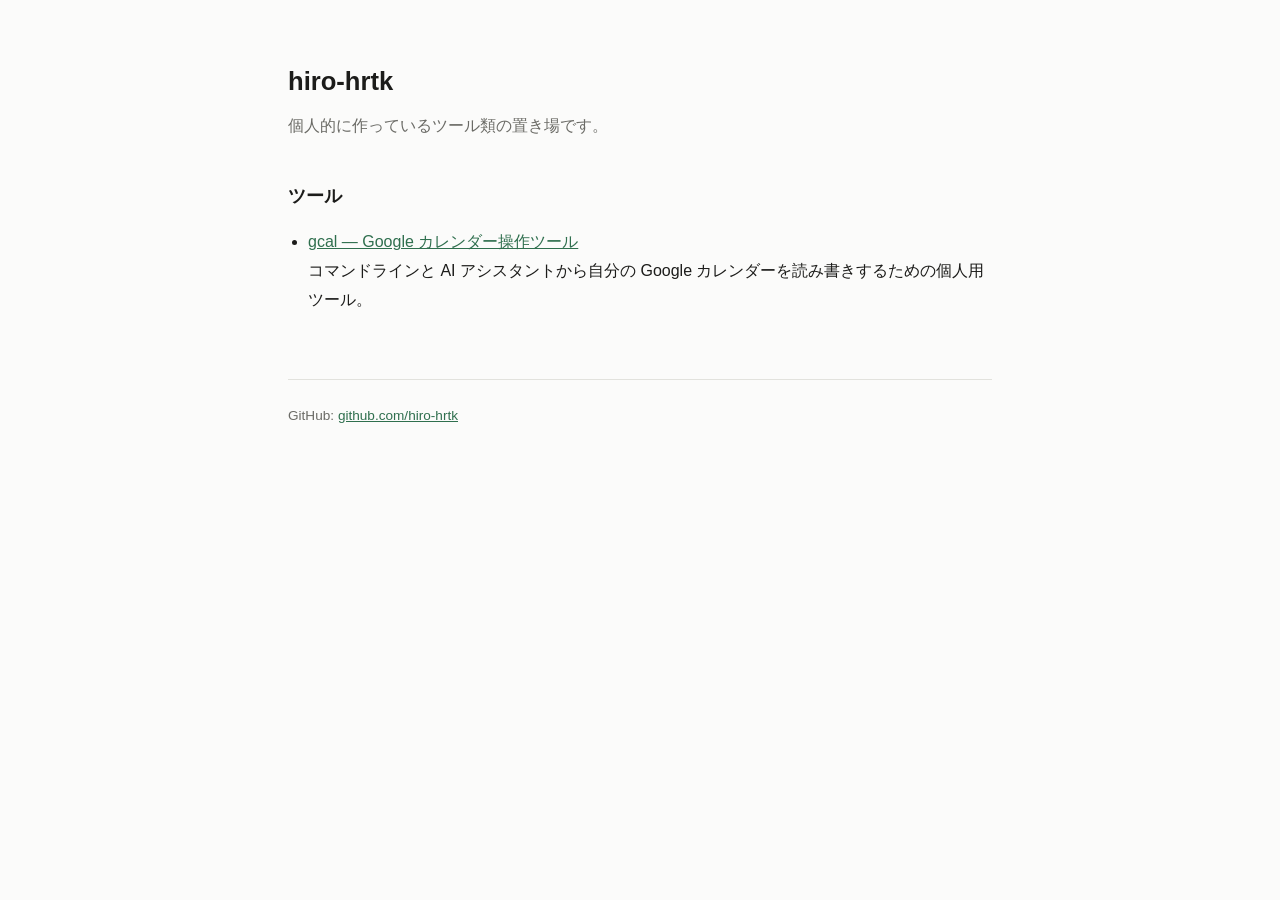
<file: index.html>
<!doctype html>
<html lang="ja">
<head>
<meta charset="utf-8">
<meta name="viewport" content="width=device-width, initial-scale=1">
<meta name="google-site-verification" content="k96rkiOKWEDneDjO9A2AlK-hBG1rHcN4bdsOVh7U-Qk" />
<title>hiro-hrtk</title>
<link rel="stylesheet" href="/style.css">
</head>
<body>
<main>
  <h1>hiro-hrtk</h1>
  <p class="lead">個人的に作っているツール類の置き場です。</p>

  <h2>ツール</h2>
  <ul>
    <li><a href="/gcal/">gcal — Google カレンダー操作ツール</a><br>
      コマンドラインと AI アシスタントから自分の Google カレンダーを読み書きするための個人用ツール。</li>
  </ul>

  <p class="meta">GitHub: <a href="https://github.com/hiro-hrtk">github.com/hiro-hrtk</a></p>
</main>
</body>
</html>
</file>
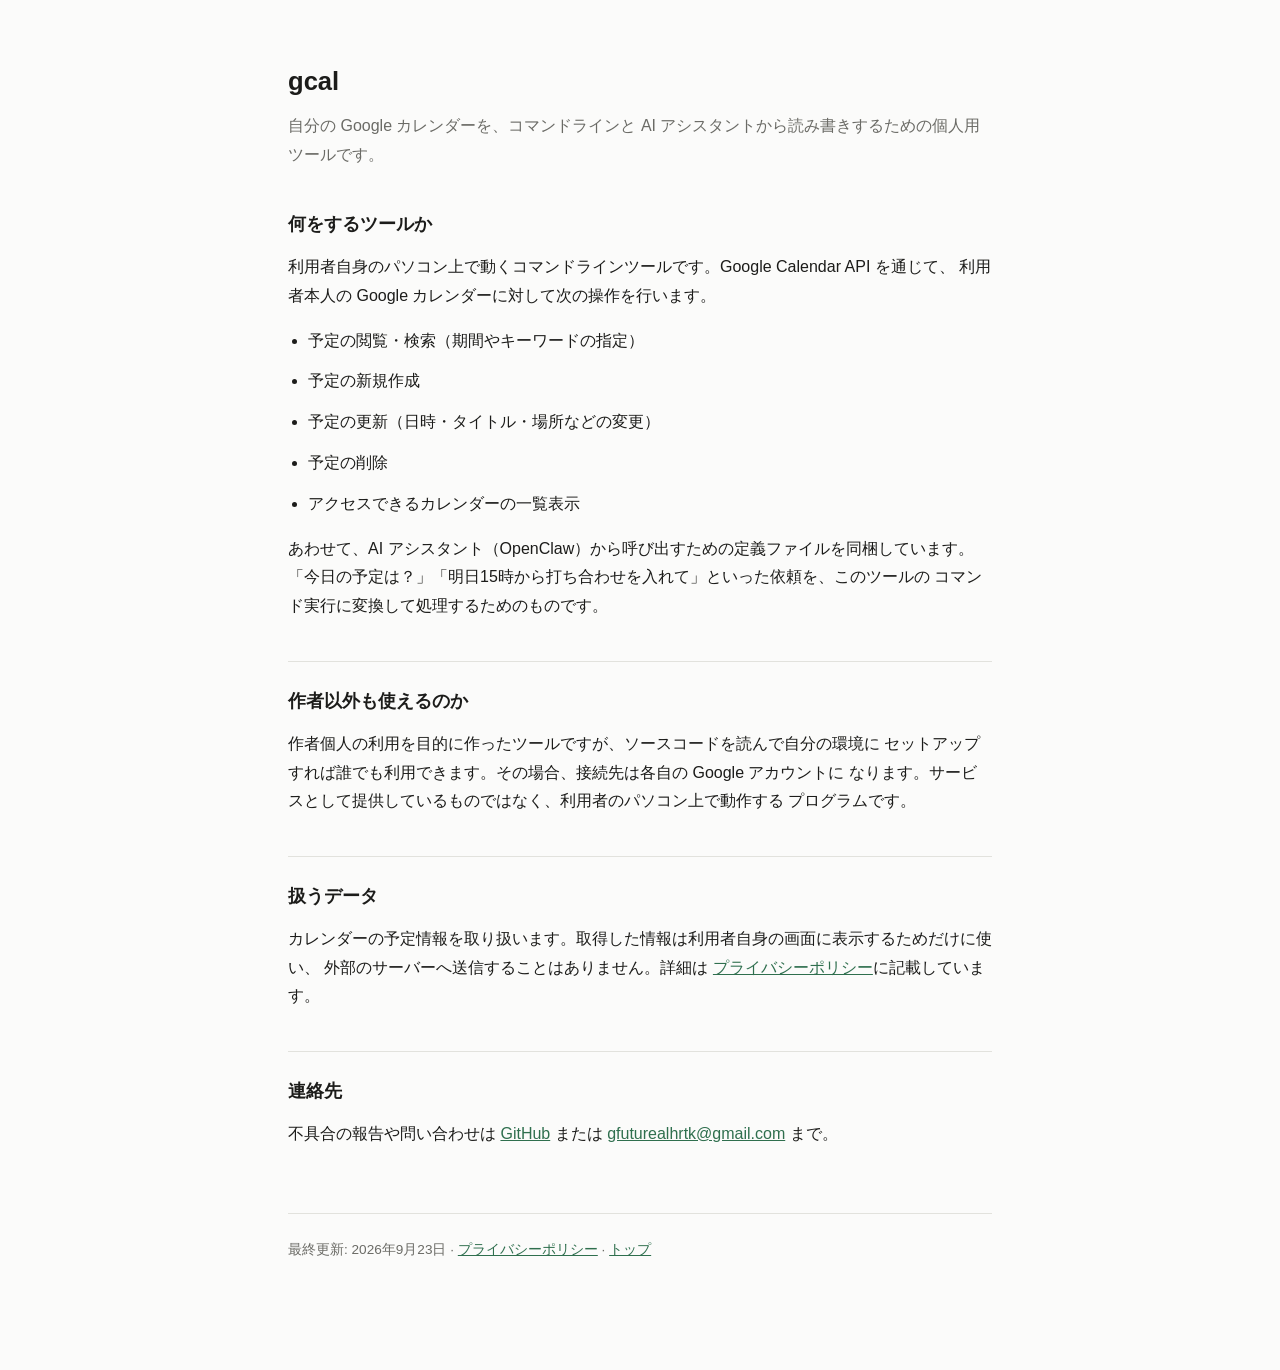
<file: gcal/index.html>
<!doctype html>
<html lang="ja">
<head>
<meta charset="utf-8">
<meta name="viewport" content="width=device-width, initial-scale=1">
<title>gcal — Google カレンダー操作ツール</title>
<link rel="stylesheet" href="/style.css">
</head>
<body>
<main>
  <h1>gcal</h1>
  <p class="lead">自分の Google カレンダーを、コマンドラインと AI アシスタントから読み書きするための個人用ツールです。</p>

  <h2>何をするツールか</h2>
  <p>
    利用者自身のパソコン上で動くコマンドラインツールです。Google Calendar API を通じて、
    利用者本人の Google カレンダーに対して次の操作を行います。
  </p>
  <ul>
    <li>予定の閲覧・検索（期間やキーワードの指定）</li>
    <li>予定の新規作成</li>
    <li>予定の更新（日時・タイトル・場所などの変更）</li>
    <li>予定の削除</li>
    <li>アクセスできるカレンダーの一覧表示</li>
  </ul>
  <p>
    あわせて、AI アシスタント（OpenClaw）から呼び出すための定義ファイルを同梱しています。
    「今日の予定は？」「明日15時から打ち合わせを入れて」といった依頼を、このツールの
    コマンド実行に変換して処理するためのものです。
  </p>

  <h2>作者以外も使えるのか</h2>
  <p>
    作者個人の利用を目的に作ったツールですが、ソースコードを読んで自分の環境に
    セットアップすれば誰でも利用できます。その場合、接続先は各自の Google アカウントに
    なります。サービスとして提供しているものではなく、利用者のパソコン上で動作する
    プログラムです。
  </p>

  <h2>扱うデータ</h2>
  <p>
    カレンダーの予定情報を取り扱います。取得した情報は利用者自身の画面に表示するためだけに使い、
    外部のサーバーへ送信することはありません。詳細は
    <a href="/gcal/privacy.html">プライバシーポリシー</a>に記載しています。
  </p>

  <h2>連絡先</h2>
  <p>
    不具合の報告や問い合わせは
    <a href="https://github.com/hiro-hrtk">GitHub</a>
    または <a href="mailto:gfuturealhrtk@gmail.com">gfuturealhrtk@gmail.com</a> まで。
  </p>

  <p class="meta">
    最終更新: 2026年9月23日 ·
    <a href="/gcal/privacy.html">プライバシーポリシー</a> ·
    <a href="/">トップ</a>
  </p>
</main>
</body>
</html>
</file>
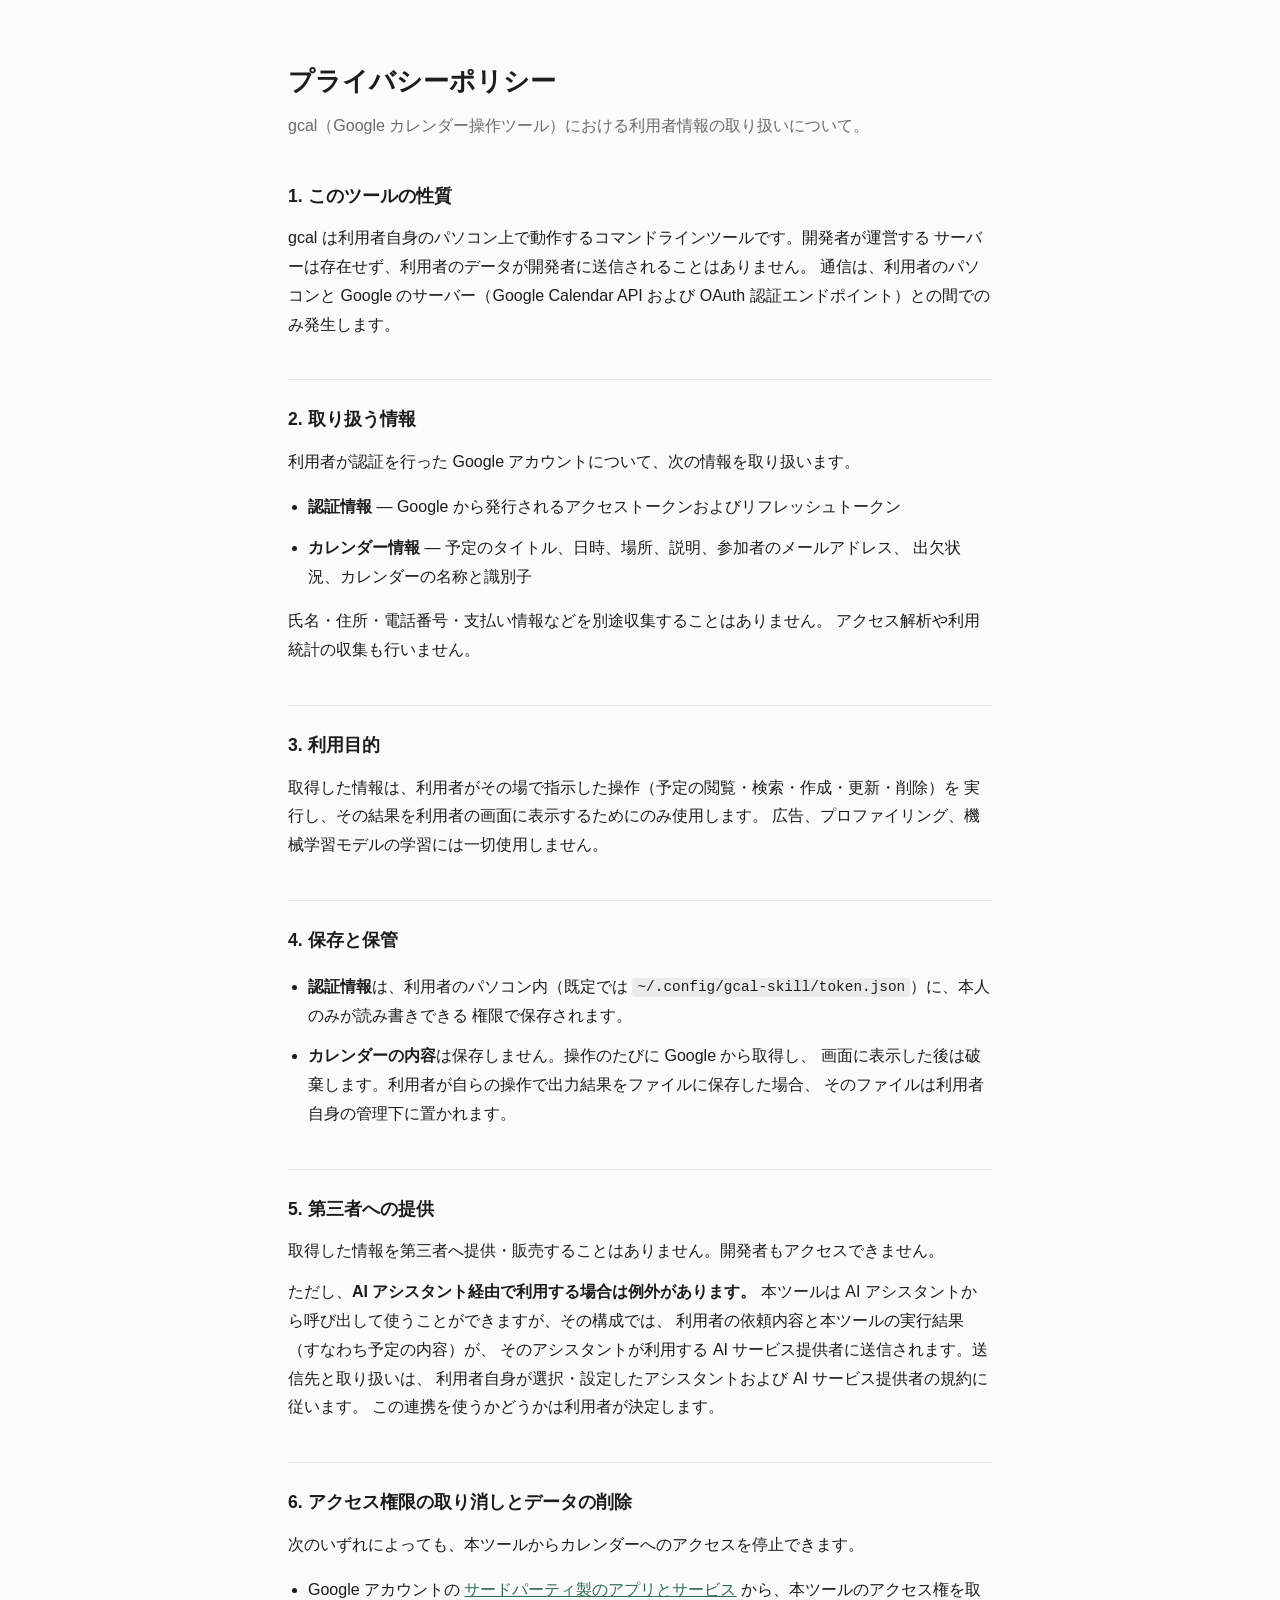
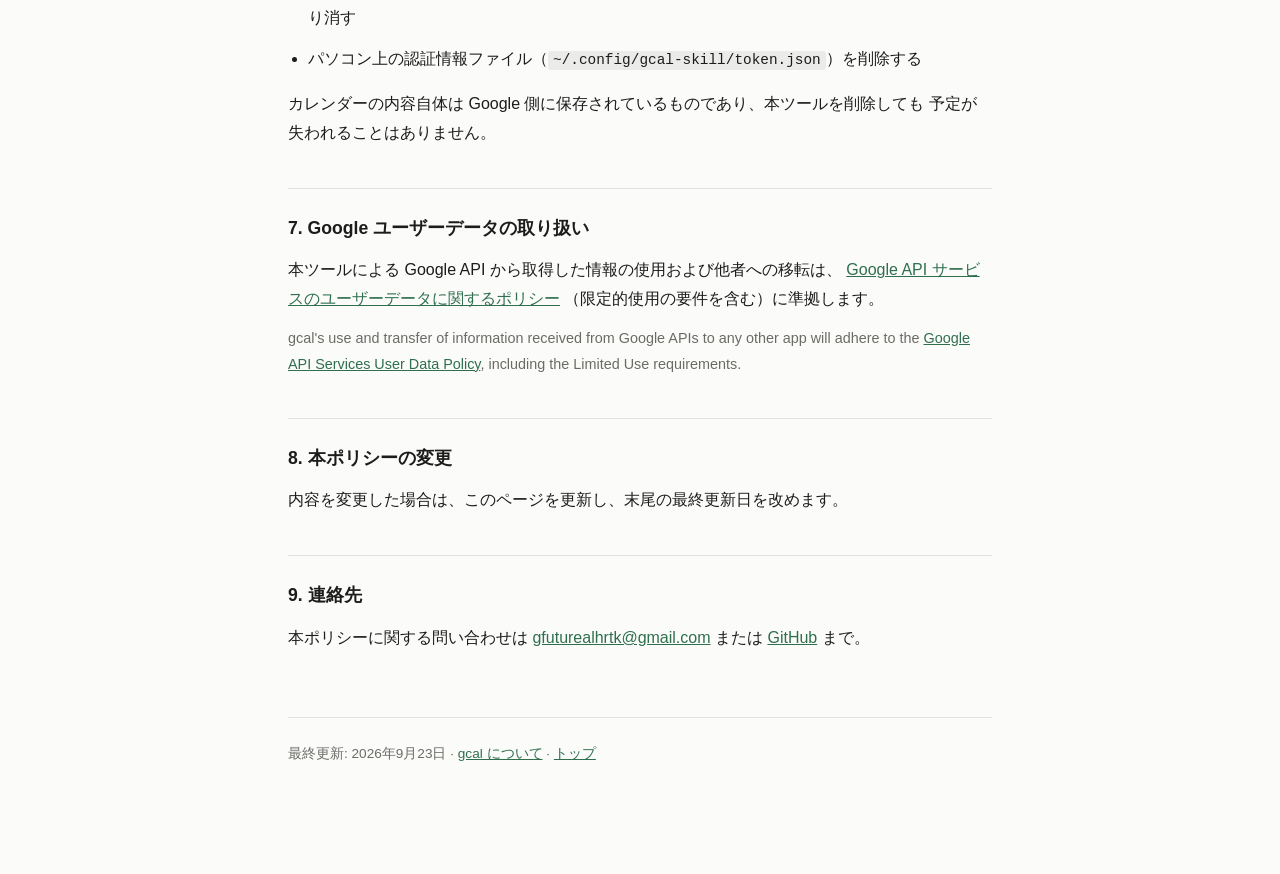
<file: gcal/privacy.html>
<!doctype html>
<html lang="ja">
<head>
<meta charset="utf-8">
<meta name="viewport" content="width=device-width, initial-scale=1">
<title>プライバシーポリシー — gcal</title>
<link rel="stylesheet" href="/style.css">
</head>
<body>
<main>
  <h1>プライバシーポリシー</h1>
  <p class="lead">gcal（Google カレンダー操作ツール）における利用者情報の取り扱いについて。</p>

  <h2>1. このツールの性質</h2>
  <p>
    gcal は利用者自身のパソコン上で動作するコマンドラインツールです。開発者が運営する
    サーバーは存在せず、利用者のデータが開発者に送信されることはありません。
    通信は、利用者のパソコンと Google のサーバー（Google Calendar API および
    OAuth 認証エンドポイント）との間でのみ発生します。
  </p>

  <h2>2. 取り扱う情報</h2>
  <p>利用者が認証を行った Google アカウントについて、次の情報を取り扱います。</p>
  <ul>
    <li><strong>認証情報</strong> — Google から発行されるアクセストークンおよびリフレッシュトークン</li>
    <li><strong>カレンダー情報</strong> — 予定のタイトル、日時、場所、説明、参加者のメールアドレス、
      出欠状況、カレンダーの名称と識別子</li>
  </ul>
  <p>
    氏名・住所・電話番号・支払い情報などを別途収集することはありません。
    アクセス解析や利用統計の収集も行いません。
  </p>

  <h2>3. 利用目的</h2>
  <p>
    取得した情報は、利用者がその場で指示した操作（予定の閲覧・検索・作成・更新・削除）を
    実行し、その結果を利用者の画面に表示するためにのみ使用します。
    広告、プロファイリング、機械学習モデルの学習には一切使用しません。
  </p>

  <h2>4. 保存と保管</h2>
  <ul>
    <li><strong>認証情報</strong>は、利用者のパソコン内（既定では
      <code>~/.config/gcal-skill/token.json</code>）に、本人のみが読み書きできる
      権限で保存されます。</li>
    <li><strong>カレンダーの内容</strong>は保存しません。操作のたびに Google から取得し、
      画面に表示した後は破棄します。利用者が自らの操作で出力結果をファイルに保存した場合、
      そのファイルは利用者自身の管理下に置かれます。</li>
  </ul>

  <h2>5. 第三者への提供</h2>
  <p>
    取得した情報を第三者へ提供・販売することはありません。開発者もアクセスできません。
  </p>
  <p>
    ただし、<strong>AI アシスタント経由で利用する場合は例外があります。</strong>
    本ツールは AI アシスタントから呼び出して使うことができますが、その構成では、
    利用者の依頼内容と本ツールの実行結果（すなわち予定の内容）が、
    そのアシスタントが利用する AI サービス提供者に送信されます。送信先と取り扱いは、
    利用者自身が選択・設定したアシスタントおよび AI サービス提供者の規約に従います。
    この連携を使うかどうかは利用者が決定します。
  </p>

  <h2>6. アクセス権限の取り消しとデータの削除</h2>
  <p>次のいずれによっても、本ツールからカレンダーへのアクセスを停止できます。</p>
  <ul>
    <li>Google アカウントの
      <a href="https://myaccount.google.com/connections">サードパーティ製のアプリとサービス</a>
      から、本ツールのアクセス権を取り消す</li>
    <li>パソコン上の認証情報ファイル（<code>~/.config/gcal-skill/token.json</code>）を削除する</li>
  </ul>
  <p>
    カレンダーの内容自体は Google 側に保存されているものであり、本ツールを削除しても
    予定が失われることはありません。
  </p>

  <h2>7. Google ユーザーデータの取り扱い</h2>
  <p>
    本ツールによる Google API から取得した情報の使用および他者への移転は、
    <a href="https://developers.google.com/terms/api-services-user-data-policy">Google API サービスのユーザーデータに関するポリシー</a>
    （限定的使用の要件を含む）に準拠します。
  </p>
  <p class="en">
    gcal's use and transfer of information received from Google APIs to any other app
    will adhere to the
    <a href="https://developers.google.com/terms/api-services-user-data-policy">Google API Services User Data Policy</a>,
    including the Limited Use requirements.
  </p>

  <h2>8. 本ポリシーの変更</h2>
  <p>
    内容を変更した場合は、このページを更新し、末尾の最終更新日を改めます。
  </p>

  <h2>9. 連絡先</h2>
  <p>
    本ポリシーに関する問い合わせは
    <a href="mailto:gfuturealhrtk@gmail.com">gfuturealhrtk@gmail.com</a>
    または <a href="https://github.com/hiro-hrtk">GitHub</a> まで。
  </p>

  <p class="meta">
    最終更新: 2026年9月23日 ·
    <a href="/gcal/">gcal について</a> ·
    <a href="/">トップ</a>
  </p>
</main>
</body>
</html>
</file>
<file: style.css>
:root {
  --bg: #fbfbfa;
  --fg: #1c1c1a;
  --muted: #6b6b66;
  --line: #e2e2dd;
  --accent: #2f6f4e;
}

@media (prefers-color-scheme: dark) {
  :root {
    --bg: #17171a;
    --fg: #e8e8e4;
    --muted: #9a9a94;
    --line: #2e2e33;
    --accent: #7fc9a0;
  }
}

* { box-sizing: border-box; }

body {
  margin: 0;
  padding: 0 20px;
  background: var(--bg);
  color: var(--fg);
  font-family: -apple-system, BlinkMacSystemFont, "Hiragino Sans", "Noto Sans JP", sans-serif;
  font-size: 16px;
  line-height: 1.8;
}

main {
  max-width: 44rem;
  margin: 0 auto;
  padding: 4rem 0 6rem;
}

h1 {
  font-size: 1.6rem;
  line-height: 1.4;
  margin: 0 0 0.5rem;
}

h2 {
  font-size: 1.1rem;
  margin: 2.5rem 0 0.75rem;
  padding-top: 1.5rem;
  border-top: 1px solid var(--line);
}

h2:first-of-type { border-top: none; padding-top: 0; }

p, li { margin: 0.75rem 0; }

ul { padding-left: 1.25rem; }

a { color: var(--accent); }

code {
  font-family: ui-monospace, SFMono-Regular, Menlo, monospace;
  font-size: 0.9em;
  background: color-mix(in srgb, var(--fg) 7%, transparent);
  padding: 0.1em 0.35em;
  border-radius: 3px;
}

.lead { color: var(--muted); margin-bottom: 2.5rem; }

.meta {
  color: var(--muted);
  font-size: 0.85rem;
  margin-top: 4rem;
  padding-top: 1.5rem;
  border-top: 1px solid var(--line);
}

.en {
  color: var(--muted);
  font-size: 0.9rem;
  font-style: normal;
}
</file>
